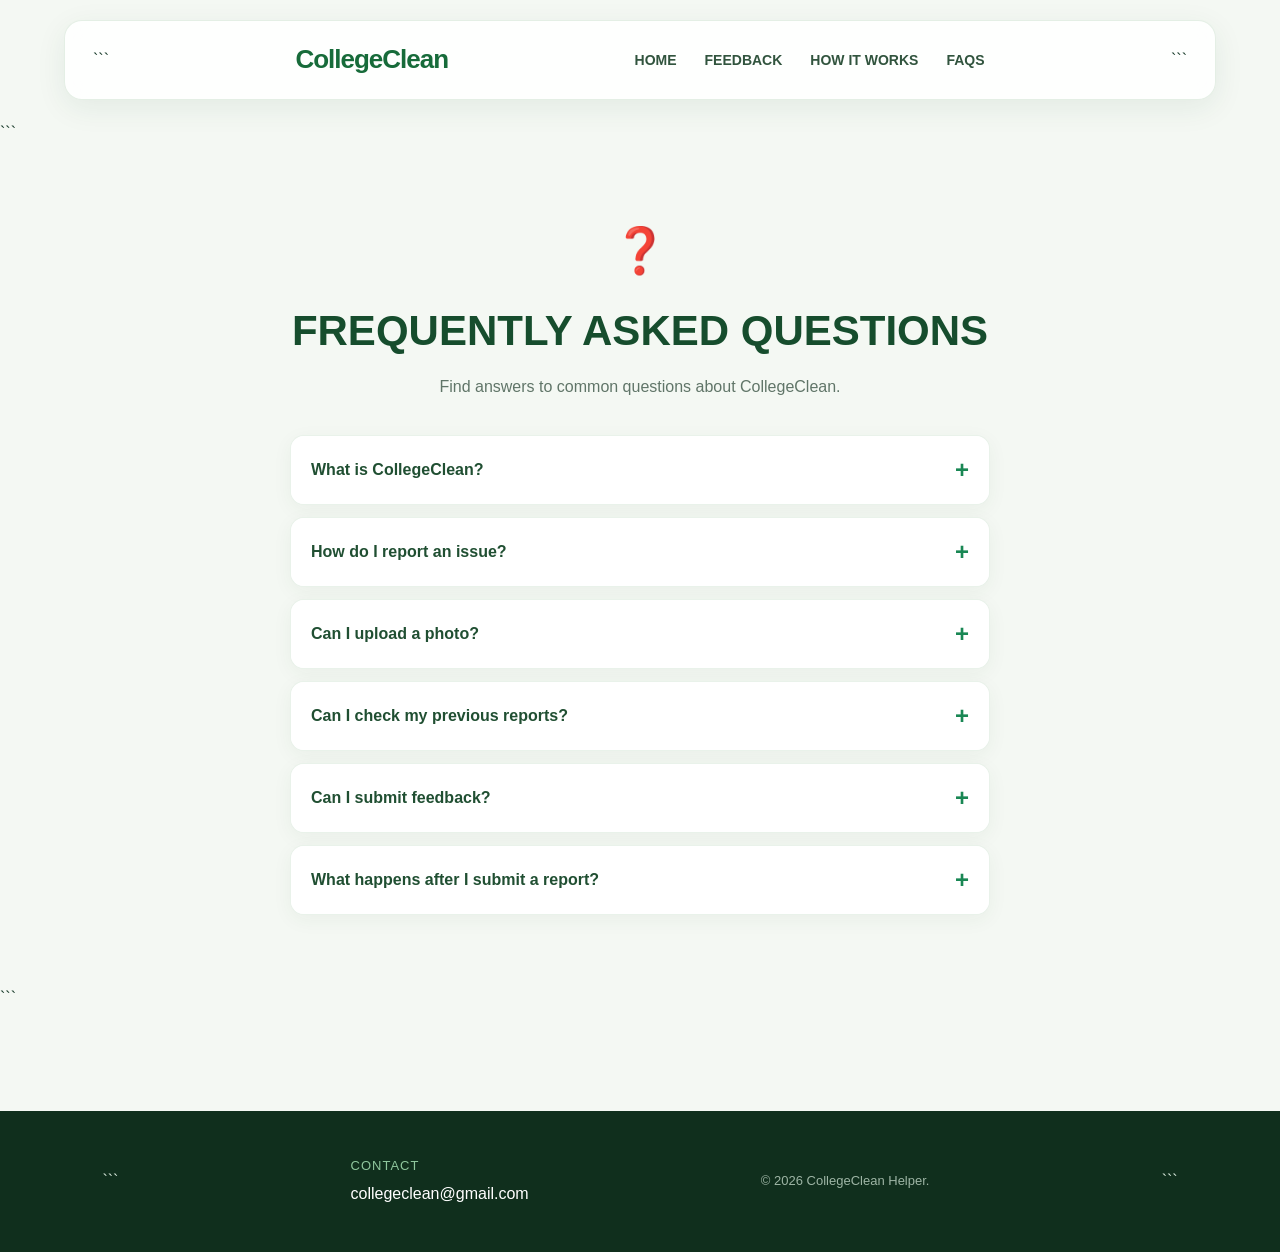
<file: faqs.html>
<!DOCTYPE html>

<html lang="en">

<head>

  <meta charset="UTF-8">

<meta name="viewport"
     content="width=device-width, initial-scale=1.0">

  <title>FAQs | CollegeClean</title>

  <link rel="stylesheet" href="style.css">

</head>

<body>

  <header class="header">

```
<a href="index.html" class="logo">
  CollegeClean
</a>

<nav class="navbar">

  <a href="index.html">HOME</a>

  <a href="feedback.html">FEEDBACK</a>

  <a href="howitwork.html">HOW IT WORKS</a>

  <a href="faqs.html">FAQS</a>

</nav>
```

  </header>

  <main>

```
<section class="form-section">

  <div class="form-heading">

    <span>❓</span>

    <h1>FREQUENTLY ASKED QUESTIONS</h1>

    <p>
      Find answers to common questions about CollegeClean.
    </p>

  </div>


  <div class="faq-container">


    <div class="faq">

      <button class="faq-question">

        What is CollegeClean?

        <span>+</span>

      </button>

      <div class="faq-answer">

        <p>
          CollegeClean is a campus cleanliness reporting system
          that allows students to report cleanliness problems
          and share feedback.
        </p>

      </div>

    </div>


    <div class="faq">

      <button class="faq-question">

        How do I report an issue?

        <span>+</span>

      </button>

      <div class="faq-answer">

        <p>
          Click on "Report an Issue", select the problem category,
          enter the location and description, optionally add a
          photo, and submit the report.
        </p>

      </div>

    </div>


    <div class="faq">

      <button class="faq-question">

        Can I upload a photo?

        <span>+</span>

      </button>

      <div class="faq-answer">

        <p>
          Yes. You can upload a photo of the cleanliness problem
          while submitting your report.
        </p>

      </div>

    </div>


    <div class="faq">

      <button class="faq-question">

        Can I check my previous reports?

        <span>+</span>

      </button>

      <div class="faq-answer">

        <p>
          Yes. Your submitted reports can be displayed in the
          "Your Reports" section.
        </p>

      </div>

    </div>


    <div class="faq">

      <button class="faq-question">

        Can I submit feedback?

        <span>+</span>

      </button>

      <div class="faq-answer">

        <p>
          Yes. Open the Feedback page and share your experience,
          rating, and suggestions.
        </p>

      </div>

    </div>


    <div class="faq">

      <button class="faq-question">

        What happens after I submit a report?

        <span>+</span>

      </button>

      <div class="faq-answer">

        <p>
          The report is recorded with a pending status. In a
          fully connected system, the responsible college team
          can review and update the status after taking action.
        </p>

      </div>

    </div>


  </div>

</section>
```

  </main>

  <footer class="footer">

```
<div class="contact">

  <span>CONTACT</span>

  <a href="mailto:collegeclean@gmail.com">
    collegeclean@gmail.com
  </a>

</div>

<p>
  &copy; 2026 CollegeClean Helper.
</p>
```

  </footer>

  <script src="script.js"></script>

</body>

</html>
</file>
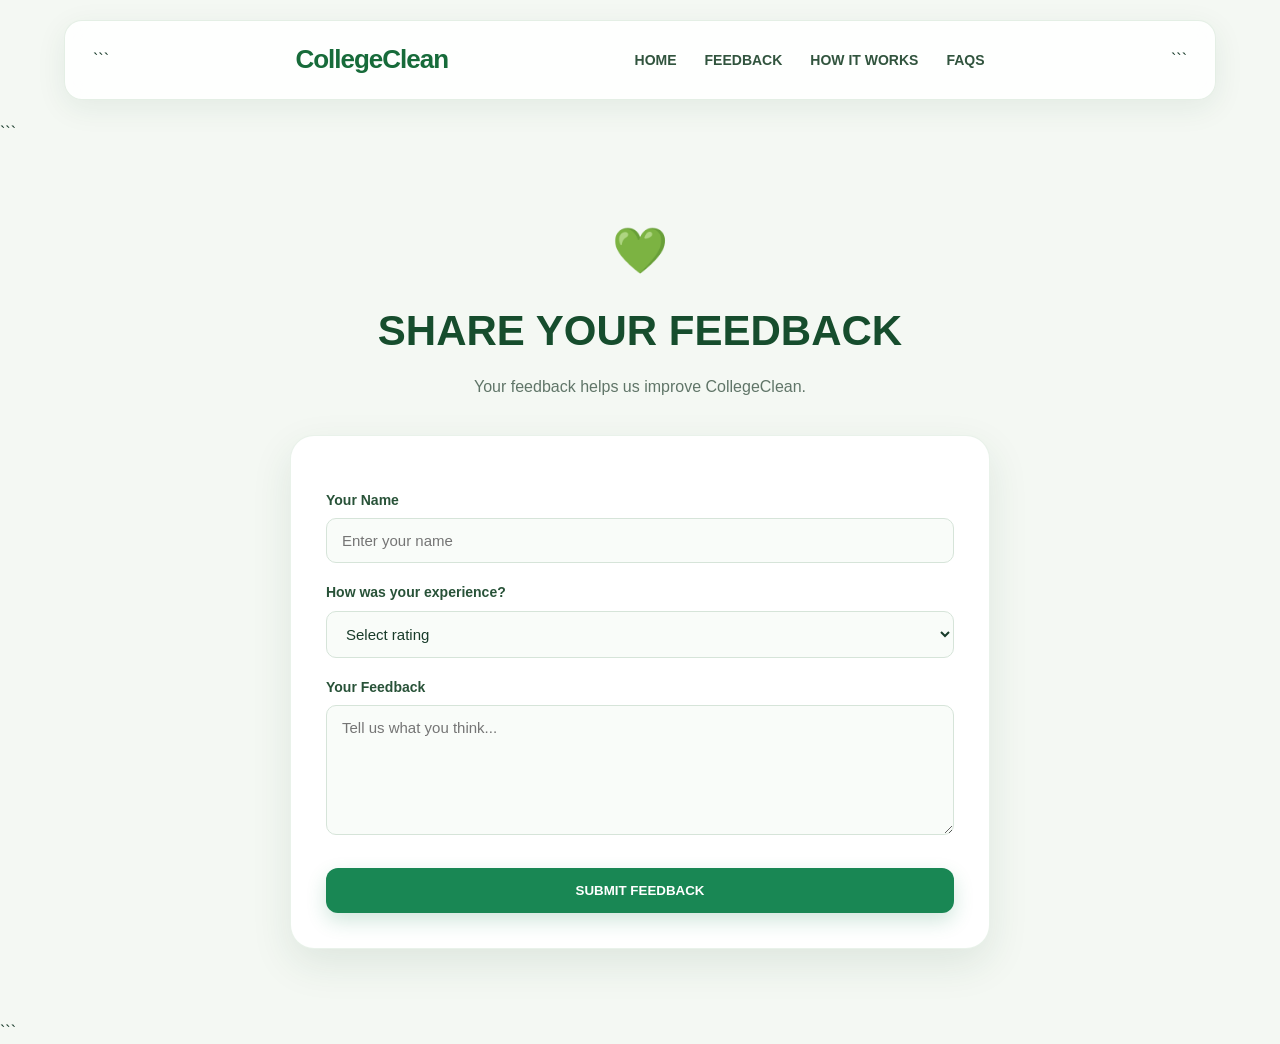
<file: feedback.html>
<!DOCTYPE html>

<html lang="en">

<head>

  <meta charset="UTF-8">

<meta name="viewport"
     content="width=device-width, initial-scale=1.0">

  <title>Feedback | CollegeClean</title>

  <link rel="stylesheet" href="style.css">

</head>

<body>

  <header class="header">

```
<a href="index.html" class="logo">
  CollegeClean
</a>

<nav class="navbar">

  <a href="index.html">HOME</a>

  <a href="feedback.html">FEEDBACK</a>

  <a href="howitwork.html">HOW IT WORKS</a>

  <a href="faqs.html">FAQS</a>

</nav>
```

  </header>

  <main>

```
<section class="form-section">

  <div class="form-heading">

    <span>💚</span>

    <h1>SHARE YOUR FEEDBACK</h1>

    <p>
      Your feedback helps us improve CollegeClean.
    </p>

  </div>


  <form id="feedbackForm" class="clean-form">

    <label for="feedbackName">
      Your Name
    </label>

    <input
      type="text"
      id="feedbackName"
      placeholder="Enter your name"
      required
    >


    <label for="rating">
      How was your experience?
    </label>

    <select id="rating" required>

      <option value="">
        Select rating
      </option>

      <option value="5">
        ⭐⭐⭐⭐⭐ Excellent
      </option>

      <option value="4">
        ⭐⭐⭐⭐ Good
      </option>

      <option value="3">
        ⭐⭐⭐ Average
      </option>

      <option value="2">
        ⭐⭐ Poor
      </option>

      <option value="1">
        ⭐ Very Poor
      </option>

    </select>


    <label for="feedbackMessage">
      Your Feedback
    </label>

    <textarea
      id="feedbackMessage"
      rows="6"
      placeholder="Tell us what you think..."
      required
    ></textarea>


    <button
      type="submit"
      class="main-btn">
      SUBMIT FEEDBACK
    </button>

  </form>

</section>
```

  </main>

  <script src="script.js"></script>

</body>

</html>
</file>
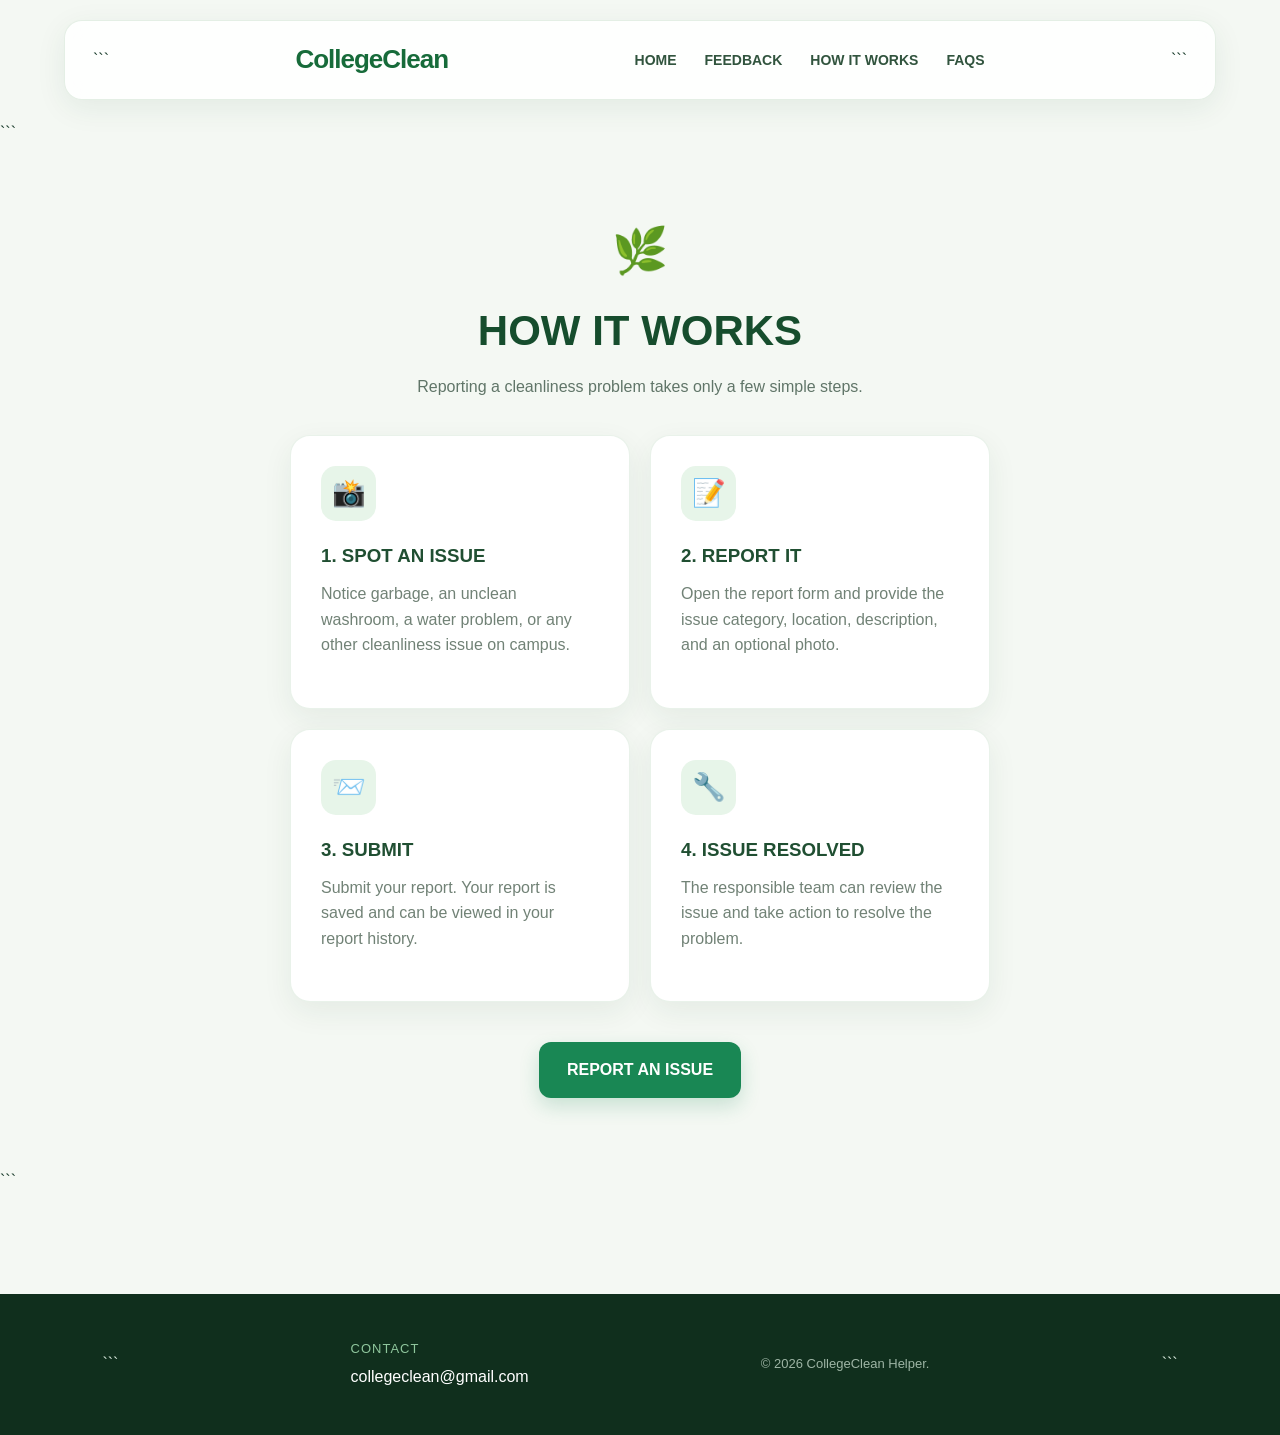
<file: howitwork.html>
<!DOCTYPE html>

<html lang="en">

<head>
  <meta charset="UTF-8">
  <meta name="viewport" content="width=device-width, initial-scale=1.0">

  <title>How It Works | CollegeClean</title>

  <link rel="stylesheet" href="style.css">
</head>

<body>

  <header class="header">

```
<a href="index.html" class="logo">
  CollegeClean
</a>

<nav class="navbar">
  <a href="index.html">HOME</a>
  <a href="feedback.html">FEEDBACK</a>
  <a href="howitwork.html">HOW IT WORKS</a>
  <a href="faqs.html">FAQS</a>
</nav>
```

  </header>

  <main>

```
<section class="form-section">

  <div class="form-heading">

    <span>🌿</span>

    <h1>HOW IT WORKS</h1>

    <p>
      Reporting a cleanliness problem takes only a few simple steps.
    </p>

  </div>


  <div class="info-cards">

    <article class="card">
      <div class="icon">📸</div>

      <h3>1. SPOT AN ISSUE</h3>

      <p>
        Notice garbage, an unclean washroom, a water problem,
        or any other cleanliness issue on campus.
      </p>
    </article>


    <article class="card">
      <div class="icon">📝</div>

      <h3>2. REPORT IT</h3>

      <p>
        Open the report form and provide the issue category,
        location, description, and an optional photo.
      </p>
    </article>


    <article class="card">
      <div class="icon">📨</div>

      <h3>3. SUBMIT</h3>

      <p>
        Submit your report. Your report is saved and can
        be viewed in your report history.
      </p>
    </article>


    <article class="card">
      <div class="icon">🔧</div>

      <h3>4. ISSUE RESOLVED</h3>

      <p>
        The responsible team can review the issue and
        take action to resolve the problem.
      </p>
    </article>

  </div>


  <div style="text-align: center; margin-top: 40px;">

    <a href="report.html" class="main-btn">
      REPORT AN ISSUE
    </a>

  </div>

</section>
```

  </main>

  <footer class="footer">

```
<div class="contact">

  <span>CONTACT</span>

  <a href="mailto:collegeclean@gmail.com">
    collegeclean@gmail.com
  </a>

</div>

<p>
  &copy; 2026 CollegeClean Helper.
</p>
```

  </footer>

  <script src="script.js"></script>

</body>

</html>
</file>
<file: style.css>
/* ================================
COLLEGECLEAN - ENVIRONMENT THEME
================================ */

* {
  margin: 0;
  padding: 0;
  box-sizing: border-box;
}

html {
  scroll-behavior: smooth;
}

body {
  font-family: Arial, Helvetica, sans-serif;
  background: #f4f8f3;
  color: #183b2a;
  line-height: 1.6;
}

/* ================================
HEADER
================================ */

.header {
  width: 90%;
  max-width: 1200px;
  margin: 20px auto;
  padding: 18px 28px;
  display: flex;
  align-items: center;
  justify-content: space-between;
  background: rgba(255, 255, 255, 0.88);
  backdrop-filter: blur(12px);
  border: 1px solid rgba(46, 125, 50, 0.12);
  border-radius: 18px;
  box-shadow: 0 8px 30px rgba(31, 76, 48, 0.08);
  position: sticky;
  top: 15px;
  z-index: 1000;
}

/* Logo */

.logo {
  color: #176b3a;
  text-decoration: none;
  font-size: 26px;
  font-weight: 800;
  letter-spacing: -1px;
}

/* Navigation */

.navbar {
  display: flex;
  align-items: center;
  gap: 28px;
}

.navbar a {
  color: #31543e;
  text-decoration: none;
  font-size: 14px;
  font-weight: 600;
  transition: color 0.3s ease;
}

.navbar a:hover {
  color: #159447;
}

/* Start button */

.start-btn {
  padding: 11px 18px;
  background: #198754;
  color: white !important;
  border-radius: 10px;
  transition: transform 0.3s ease, background 0.3s ease,
    box-shadow 0.3s ease;
}

.start-btn:hover {
  background: #126b41;
  transform: translateY(-2px);
  box-shadow: 0 8px 18px rgba(25, 135, 84, 0.25);
}

/* ================================
HERO SECTION
================================ */

.hero {
  min-height: 75vh;
  display: flex;
  align-items: center;
  justify-content: center;
  text-align: center;
  padding: 80px 20px;
  background:
    radial-gradient(circle at 20% 20%, rgba(76, 175, 80, 0.18), transparent 30%),
    radial-gradient(circle at 80% 70%, rgba(139, 195, 74, 0.15), transparent 30%);
}

.hero-content {
  max-width: 850px;
}

.hero h1 {
  font-size: clamp(42px, 7vw, 78px);
  line-height: 1.05;
  color: #164d2d;
  letter-spacing: -3px;
  margin-bottom: 25px;
}

.hero p {
  max-width: 650px;
  margin: 0 auto 35px;
  color: #557060;
  font-size: 18px;
}

/* Main button */

.main-btn {
  display: inline-block;
  padding: 15px 28px;
  background: #198754;
  color: white;
  text-decoration: none;
  font-weight: 700;
  border-radius: 12px;
  box-shadow: 0 8px 20px rgba(25, 135, 84, 0.2);
  transition: transform 0.3s ease, background 0.3s ease,
    box-shadow 0.3s ease;
}

.main-btn:hover {
  background: #126b41;
  transform: translateY(-4px);
  box-shadow: 0 14px 28px rgba(25, 135, 84, 0.28);
}

/* ================================
INFORMATION SECTION
================================ */

.info {
  width: 90%;
  max-width: 1200px;
  margin: 60px auto;
  display: grid;
  grid-template-columns: 0.8fr 1.2fr;
  gap: 60px;
  align-items: center;
}

.info-text h2 {
  font-size: 42px;
  color: #164d2d;
  margin-bottom: 15px;
}

.info-text p {
  color: #607568;
  font-size: 17px;
}

/* Cards */

.info-cards {
  display: grid;
  grid-template-columns: repeat(2, 1fr);
  gap: 20px;
}

.card {
  padding: 30px;
  background: white;
  border-radius: 20px;
  border: 1px solid rgba(46, 125, 50, 0.1);
  box-shadow: 0 10px 30px rgba(31, 76, 48, 0.07);
  transition: transform 0.35s ease, box-shadow 0.35s ease;
}

.card:hover {
  transform: translateY(-8px);
  box-shadow: 0 18px 40px rgba(31, 76, 48, 0.14);
}

.icon {
  width: 55px;
  height: 55px;
  display: flex;
  align-items: center;
  justify-content: center;
  background: #e7f5e9;
  border-radius: 15px;
  font-size: 27px;
  margin-bottom: 20px;
}

.card h3 {
  color: #204f32;
  margin-bottom: 10px;
}

.card p {
  color: #718276;
  margin-bottom: 20px;
}

/* Card buttons */

.r-btn,
.r-his {
  display: inline-block;
  padding: 10px 15px;
  border-radius: 9px;
  text-decoration: none;
  font-size: 13px;
  font-weight: 700;
  transition: 0.3s ease;
}

.r-btn {
  background: #198754;
  color: white;
}

.r-btn:hover {
  background: #126b41;
}

.r-his {
  background: #e9f5eb;
  color: #176b3a;
}

.r-his:hover {
  background: #d4ebd8;
}

/* ================================
STATISTICS
================================ */

.stats {
  width: 90%;
  max-width: 1100px;
  margin: 80px auto;
  padding: 35px;
  display: grid;
  grid-template-columns: repeat(3, 1fr);
  background: #164d2d;
  border-radius: 24px;
  box-shadow: 0 15px 40px rgba(22, 77, 45, 0.18);
}

.stat {
  text-align: center;
  color: white;
  padding: 10px;
}

.stat strong {
  display: block;
  font-size: 40px;
  color: #9be29e;
}

.stat span {
  font-size: 13px;
  letter-spacing: 1px;
  color: #d7ebdc;
}

/* ================================
FEATURES
================================ */

.features {
  width: 90%;
  max-width: 1200px;
  margin: 80px auto;
  display: grid;
  grid-template-columns: repeat(3, 1fr);
  gap: 25px;
}

.f-card {
  padding: 35px;
  background: white;
  border-radius: 20px;
  border: 1px solid rgba(46, 125, 50, 0.1);
  transition: transform 0.35s ease, box-shadow 0.35s ease;
}

.f-card:hover {
  transform: translateY(-7px);
  box-shadow: 0 15px 35px rgba(31, 76, 48, 0.12);
}

.f-icon {
  font-size: 35px;
  width: 60px;
  height: 60px;
  display: flex;
  align-items: center;
  justify-content: center;
  background: #e7f5e9;
  border-radius: 16px;
  margin-bottom: 20px;
}

.f-card h3 {
  color: #204f32;
  margin-bottom: 10px;
}

.f-card p {
  color: #718276;
  margin-bottom: 18px;
}

.f-card a {
  color: #198754;
  text-decoration: none;
  font-weight: 700;
  transition: 0.3s ease;
}

.f-card a:hover {
  color: #0d5d35;
  padding-left: 5px;
}

/* ================================
FOOTER
================================ */

.footer {
  margin-top: 100px;
  padding: 45px 8%;
  background: #102f1d;
  color: #d9e9dd;
  display: flex;
  align-items: center;
  justify-content: space-between;
  gap: 20px;
}

.contact {
  display: flex;
  flex-direction: column;
  gap: 5px;
}

.contact span {
  font-size: 13px;
  color: #8fc69d;
  letter-spacing: 1px;
}

.contact a {
  color: #ffffff;
  text-decoration: none;
  transition: color 0.3s ease;
}

.contact a:hover {
  color: #8fe09a;
}

.footer p {
  font-size: 13px;
  color: #9eb5a5;
}

/* ================================
RESPONSIVE DESIGN
================================ */

@media (max-width: 900px) {
  .header {
    width: 94%;
  }

  .navbar {
    gap: 15px;
  }

  .info {
    grid-template-columns: 1fr;
  }

  .features {
    grid-template-columns: 1fr 1fr;
  }
}

@media (max-width: 650px) {
  .header {
    position: relative;
    flex-direction: column;
    gap: 20px;
    padding: 20px;
  }

  .navbar {
    flex-wrap: wrap;
    justify-content: center;
    gap: 14px;
  }

  .hero {
    min-height: 65vh;
    padding: 60px 20px;
  }

  .hero h1 {
    letter-spacing: -2px;
  }

  .hero p {
    font-size: 16px;
  }

  .info-cards {
    grid-template-columns: 1fr;
  }

  .stats {
    grid-template-columns: 1fr;
    gap: 25px;
    padding: 30px 20px;
  }

  .features {
    grid-template-columns: 1fr;
  }

  .footer {
    flex-direction: column;
    text-align: center;
  }
}

/* ================================
FORMS
================================ */

.form-section {
  width: 90%;
  max-width: 700px;
  margin: 70px auto;
}

.form-heading {
  text-align: center;
  margin-bottom: 35px;
}

.form-heading span {
  font-size: 45px;
}

.form-heading h1 {
  margin: 10px 0;
  color: #164d2d;
  font-size: 42px;
}

.form-heading p {
  color: #607568;
}

/* Form container */

.clean-form {
  background: white;
  padding: 35px;
  border-radius: 24px;
  border: 1px solid rgba(46, 125, 50, 0.1);
  box-shadow: 0 15px 40px rgba(31, 76, 48, 0.1);
}

/* Labels */

.clean-form label {
  display: block;
  margin: 18px 0 7px;
  color: #285238;
  font-weight: 700;
  font-size: 14px;
}

/* Inputs */

.clean-form input,
.clean-form select,
.clean-form textarea {
  width: 100%;
  padding: 13px 15px;
  border: 1px solid #d6e4d9;
  border-radius: 10px;
  background: #f9fcf9;
  color: #183b2a;
  font-family: inherit;
  font-size: 15px;
  outline: none;
  transition: border-color 0.3s ease, box-shadow 0.3s ease,
    background 0.3s ease;
}

.clean-form textarea {
  resize: vertical;
}

/* Focus */

.clean-form input:focus,
.clean-form select:focus,
.clean-form textarea:focus {
  border-color: #198754;
  background: white;
  box-shadow: 0 0 0 4px rgba(25, 135, 84, 0.1);
}

/* File input */

.clean-form input[type="file"] {
  padding: 10px;
  cursor: pointer;
}

/* Submit button */

.clean-form .main-btn {
  border: none;
  cursor: pointer;
  margin-top: 25px;
  width: 100%;
}

/* Mobile form */

@media (max-width: 600px) {
  .form-section {
    width: 94%;
    margin: 40px auto;
  }

  .form-heading h1 {
    font-size: 32px;
  }

  .clean-form {
    padding: 22px;
  }
}

/* ================================
FAQ
================================ */

.faq-container {
  display: flex;
  flex-direction: column;
  gap: 12px;
}

.faq {
  background: white;
  border-radius: 14px;
  overflow: hidden;
  border: 1px solid rgba(46, 125, 50, 0.1);
  box-shadow: 0 5px 20px rgba(31, 76, 48, 0.05);
}

.faq-question {
  width: 100%;
  padding: 20px;
  display: flex;
  align-items: center;
  justify-content: space-between;
  background: white;
  border: none;
  color: #204f32;
  font-family: inherit;
  font-size: 16px;
  font-weight: 700;
  text-align: left;
  cursor: pointer;
  transition: background 0.3s ease;
}

.faq-question:hover {
  background: #f3faf4;
}

.faq-question span {
  font-size: 24px;
  color: #198754;
  transition: transform 0.3s ease;
}

.faq-answer {
  max-height: 0;
  overflow: hidden;
  padding: 0 20px;
  background: #f9fcf9;
  transition: max-height 0.4s ease, padding 0.4s ease;
}

.faq-answer p {
  color: #607568;
  padding-bottom: 20px;
}

/* ================================
RECENT REPORTS
================================ */

.reports-section {
  width: 90%;
  max-width: 1000px;
  margin: 70px auto;
}

.reports-container {
  display: flex;
  flex-direction: column;
  gap: 18px;
}

/* Individual report */

.report-card {
  min-width: 0;
  background: white;
  padding: 25px;
  border-radius: 18px;
  border: 1px solid rgba(46, 125, 50, 0.1);
  box-shadow: 0 8px 25px rgba(31, 76, 48, 0.07);
  transition: transform 0.3s ease, box-shadow 0.3s ease;
}

.report-card:hover {
  transform: translateY(-4px);
  box-shadow: 0 14px 30px rgba(31, 76, 48, 0.12);
}

.report-top {
  display: flex;
  justify-content: space-between;
  align-items: center;
  gap: 15px;
  margin-bottom: 15px;
}

.report-category {
  color: #164d2d;
  font-size: 18px;
  font-weight: 800;
}

.report-status {
  padding: 6px 12px;
  border-radius: 20px;
  background: #fff3cd;
  color: #856404;
  font-size: 12px;
  font-weight: 700;
}

.report-info {
  display: grid;
  grid-template-columns: 1fr 1fr;
  gap: 8px;
  margin-bottom: 15px;
}

.report-info p {
  color: #607568;
  font-size: 14px;
}

.report-description {
  padding: 15px;
  background: #f4f8f3;
  border-radius: 10px;
  color: #466051;
  font-size: 14px;
  overflow-wrap: anywhere;
}

/* Uploaded report photo size fix */

.report-image {
  width: 100%;
  max-width: 450px;
  height: 250px;
  margin: 18px auto 0;
  overflow: hidden;
  border-radius: 12px;
  background: #f4f8f3;
}

.report-photo {
  display: block;
  width: 100%;
  height: 100%;
  object-fit: cover;
  object-position: center;
  border-radius: 12px;
}

/* Submitted date */

.report-date {
  margin-top: 15px;
  color: #8a9a8e;
  font-size: 12px;
}

/* Empty state */

.no-reports {
  padding: 60px 25px;
  text-align: center;
  background: white;
  border-radius: 20px;
  border: 1px dashed #b9cfbd;
}

.no-reports-icon {
  font-size: 50px;
  margin-bottom: 15px;
}

.no-reports h3 {
  color: #285238;
  margin-bottom: 8px;
}

.no-reports p {
  color: #718276;
  margin-bottom: 25px;
}

/* Buttons */

.report-actions {
  margin-top: 30px;
  display: flex;
  justify-content: center;
  align-items: center;
  gap: 15px;
  flex-wrap: wrap;
}

.clear-btn {
  padding: 14px 20px;
  border: none;
  border-radius: 10px;
  background: #f8d7da;
  color: #842029;
  font-weight: 700;
  cursor: pointer;
  transition: 0.3s ease;
}

.clear-btn:hover {
  background: #f1bfc3;
  transform: translateY(-2px);
}

/* Mobile reports */

@media (max-width: 600px) {
  .reports-section {
    width: 94%;
    margin: 40px auto;
  }

  .report-card {
    padding: 18px;
  }

  .report-top {
    align-items: flex-start;
    flex-direction: column;
  }

  .report-info {
    grid-template-columns: 1fr;
  }

  .report-image {
    max-width: 100%;
    height: 220px;
  }

  .report-actions {
    flex-direction: column;
  }

  .report-actions a,
  .clear-btn {
    width: 100%;
    text-align: center;
  }
}
</file>
